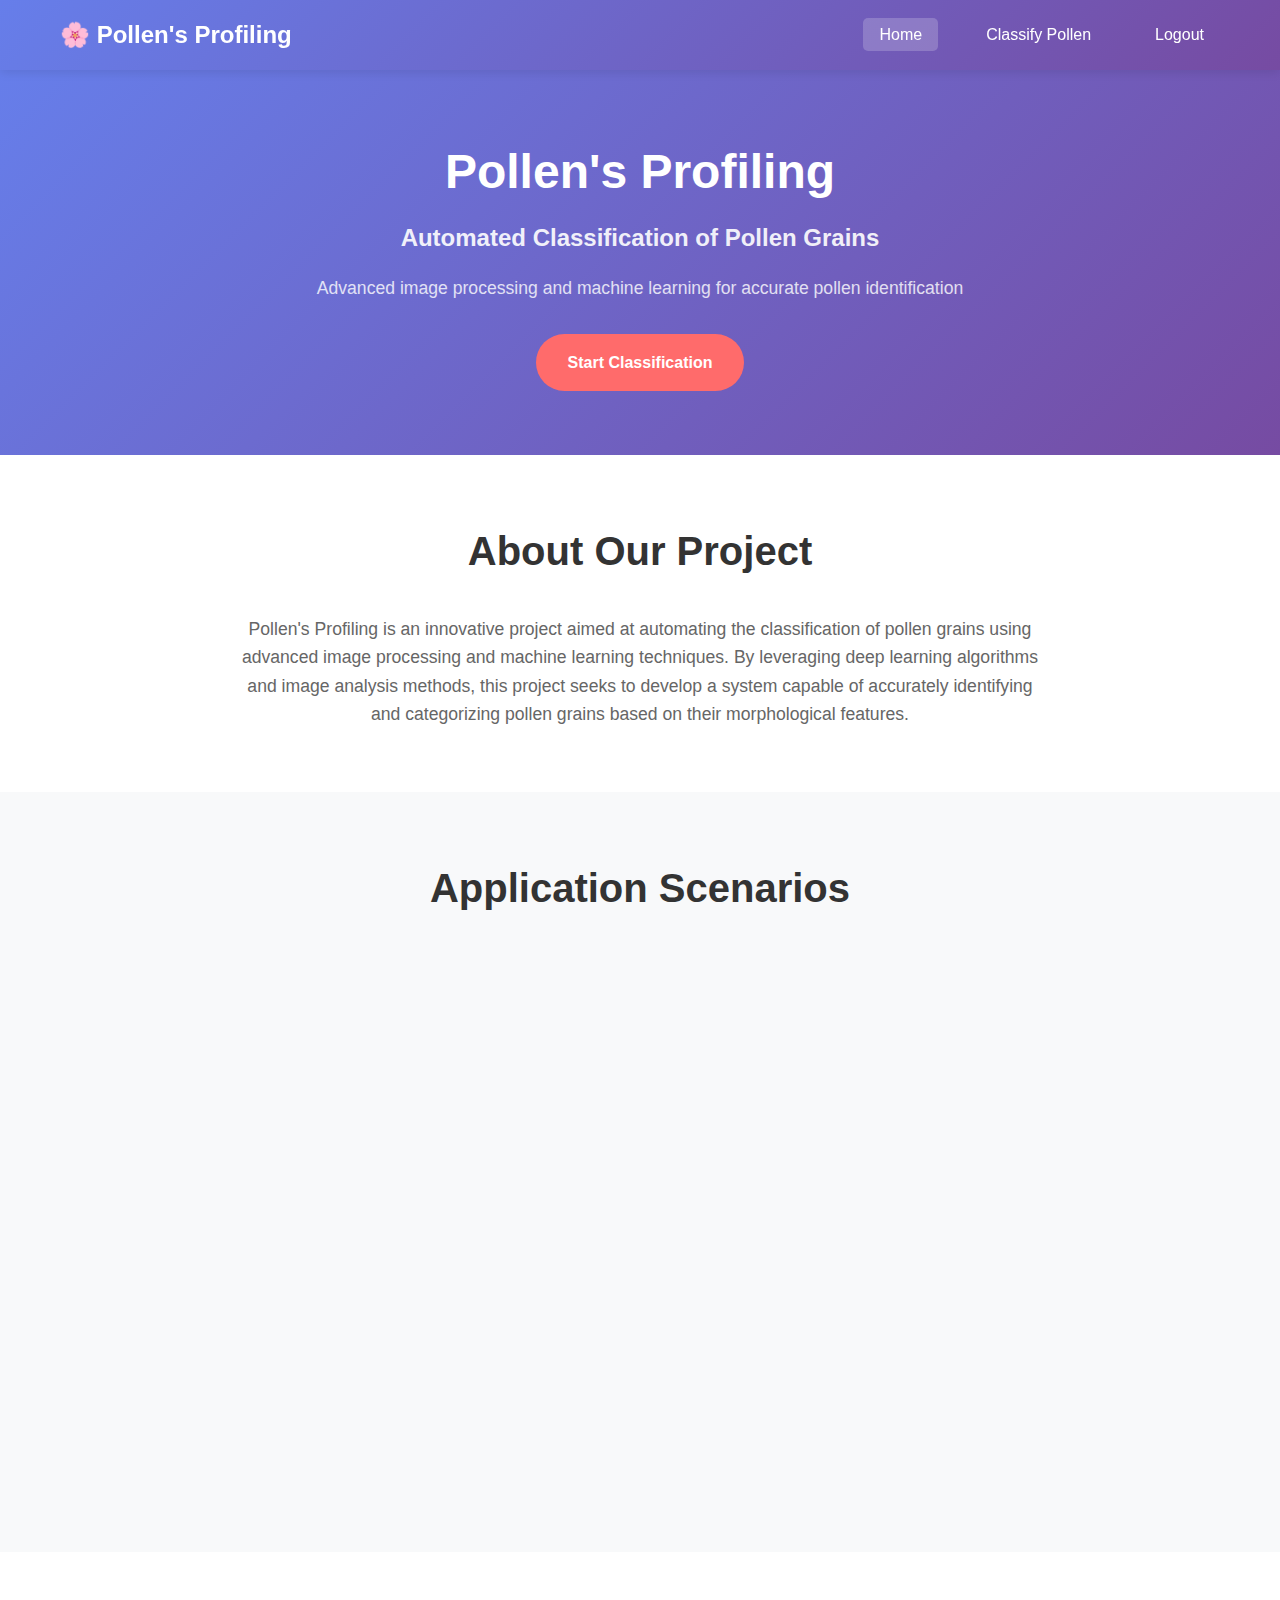
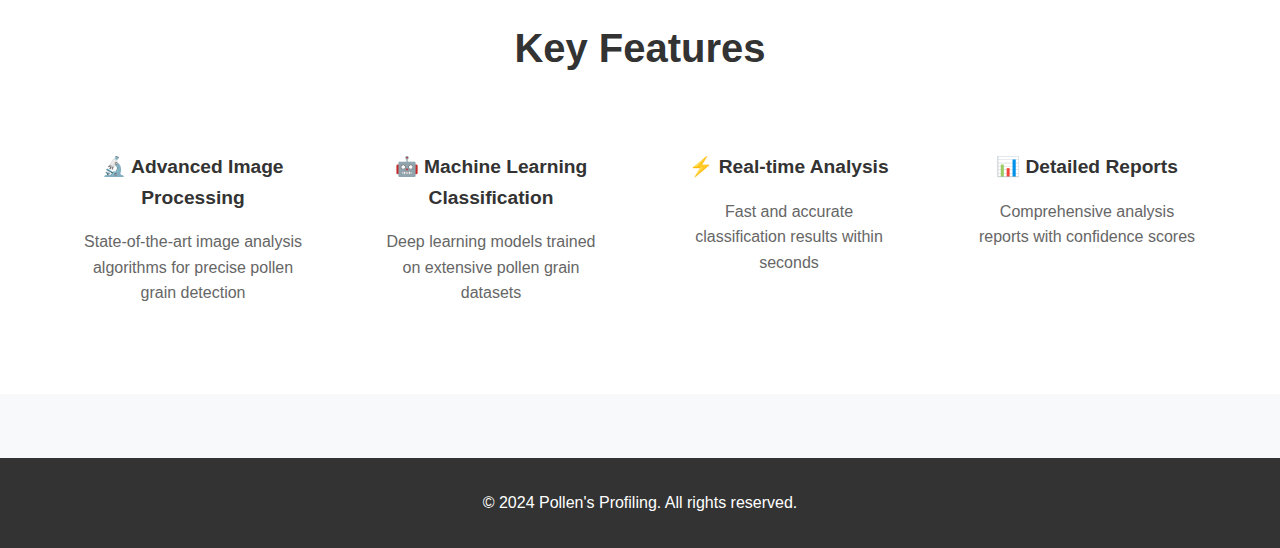
<file: project/index.html>
<!DOCTYPE html>
<html lang="en">
<head>
    <meta charset="UTF-8">
    <meta name="viewport" content="width=device-width, initial-scale=1.0">
    <title>Pollen's Profiling - Automated Classification</title>
    <link rel="stylesheet" href="style.css">
</head>
<body>
    <nav class="navbar">
        <div class="nav-container">
            <h1 class="nav-logo">🌸 Pollen's Profiling</h1>
            <ul class="nav-menu">
                <li><a href="index.html" class="nav-link active">Home</a></li>
                <li><a href="prediction.html" class="nav-link">Classify Pollen</a></li>
                <li><a href="logout.html" class="nav-link">Logout</a></li>
            </ul>
        </div>
    </nav>

    <header class="hero">
        <div class="hero-content">
            <h1>Pollen's Profiling</h1>
            <h2>Automated Classification of Pollen Grains</h2>
            <p>Advanced image processing and machine learning for accurate pollen identification</p>
            <a href="prediction.html" class="cta-button">Start Classification</a>
        </div>
    </header>

    <main>
        <section class="about">
            <div class="container">
                <h2>About Our Project</h2>
                <p>Pollen's Profiling is an innovative project aimed at automating the classification of pollen grains using advanced image processing and machine learning techniques. By leveraging deep learning algorithms and image analysis methods, this project seeks to develop a system capable of accurately identifying and categorizing pollen grains based on their morphological features.</p>
            </div>
        </section>

        <section class="scenarios">
            <div class="container">
                <h2>Application Scenarios</h2>
                <div class="scenario-grid">
                    <div class="scenario-card">
                        <div class="scenario-icon">🌍</div>
                        <h3>Environmental Monitoring</h3>
                        <p>Environmental scientists and researchers can analyze pollen samples to study plant biodiversity, ecological patterns, and environmental changes. Our system enables automated analysis, facilitating rapid identification based on shape, size, and surface characteristics.</p>
                        <ul>
                            <li>Pollen distribution analysis</li>
                            <li>Seasonal pattern tracking</li>
                            <li>Ecosystem health assessment</li>
                        </ul>
                    </div>

                    <div class="scenario-card">
                        <div class="scenario-icon">🏥</div>
                        <h3>Allergy Diagnosis & Treatment</h3>
                        <p>Healthcare professionals and allergists can diagnose and manage pollen allergies more effectively. Our system assists in automated identification of pollen types, aiding in accurate allergy diagnosis and personalized treatment plans.</p>
                        <ul>
                            <li>Accurate pollen type identification</li>
                            <li>Customized treatment plans</li>
                            <li>Targeted allergen immunotherapy</li>
                        </ul>
                    </div>

                    <div class="scenario-card">
                        <div class="scenario-icon">🌾</div>
                        <h3>Agricultural Research</h3>
                        <p>Agricultural researchers and agronomists can study pollen grains to understand plant reproduction, breeding patterns, and pollination dynamics. Our system facilitates automated analysis for crop management optimization.</p>
                        <ul>
                            <li>Plant species classification</li>
                            <li>Breeding strategy improvement</li>
                            <li>Pollination effectiveness analysis</li>
                        </ul>
                    </div>
                </div>
            </div>
        </section>

        <section class="features">
            <div class="container">
                <h2>Key Features</h2>
                <div class="features-grid">
                    <div class="feature">
                        <h4>🔬 Advanced Image Processing</h4>
                        <p>State-of-the-art image analysis algorithms for precise pollen grain detection</p>
                    </div>
                    <div class="feature">
                        <h4>🤖 Machine Learning Classification</h4>
                        <p>Deep learning models trained on extensive pollen grain datasets</p>
                    </div>
                    <div class="feature">
                        <h4>⚡ Real-time Analysis</h4>
                        <p>Fast and accurate classification results within seconds</p>
                    </div>
                    <div class="feature">
                        <h4>📊 Detailed Reports</h4>
                        <p>Comprehensive analysis reports with confidence scores</p>
                    </div>
                </div>
            </div>
        </section>
    </main>

    <footer>
        <div class="container">
            <p>&copy; 2024 Pollen's Profiling. All rights reserved.</p>
        </div>
    </footer>

    <script src="script.js"></script>
</body>
</html>
</file>
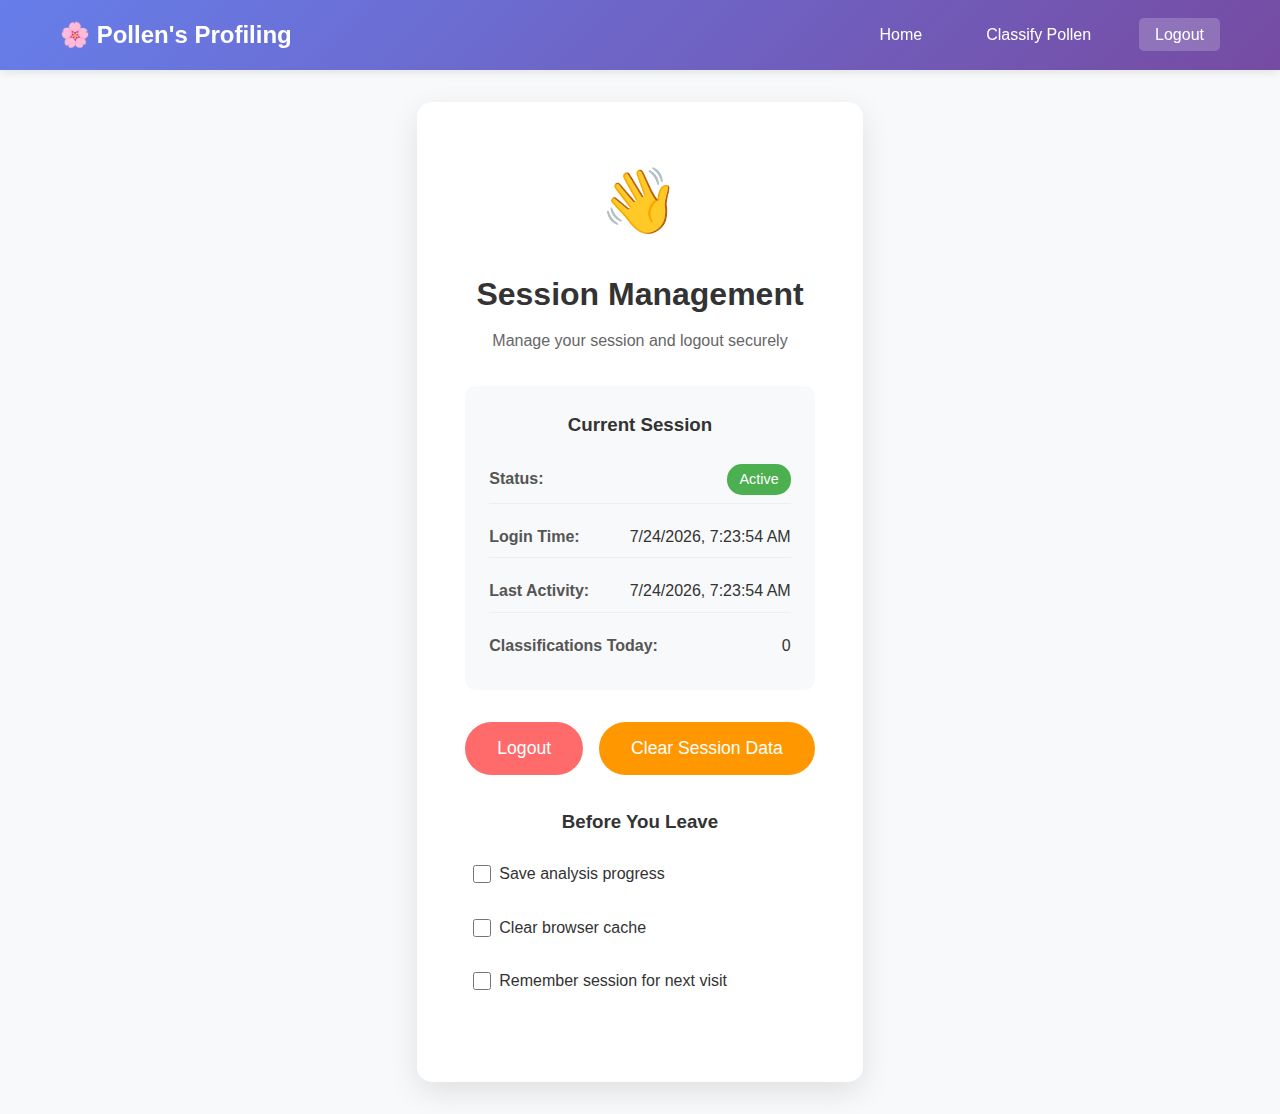
<file: project/logout.html>
<!DOCTYPE html>
<html lang="en">
<head>
    <meta charset="UTF-8">
    <meta name="viewport" content="width=device-width, initial-scale=1.0">
    <title>Logout - Pollen's Profiling</title>
    <link rel="stylesheet" href="style.css">
</head>
<body>
    <nav class="navbar">
        <div class="nav-container">
            <h1 class="nav-logo">🌸 Pollen's Profiling</h1>
            <ul class="nav-menu">
                <li><a href="index.html" class="nav-link">Home</a></li>
                <li><a href="prediction.html" class="nav-link">Classify Pollen</a></li>
                <li><a href="logout.html" class="nav-link active">Logout</a></li>
            </ul>
        </div>
    </nav>

    <main class="logout-main">
        <div class="container">
            <div class="logout-card">
                <div class="logout-icon">👋</div>
                <h1>Session Management</h1>
                <p>Manage your session and logout securely</p>

                <div class="session-info">
                    <h3>Current Session</h3>
                    <div class="session-details">
                        <div class="session-item">
                            <label>Status:</label>
                            <span class="status active" id="sessionStatus">Active</span>
                        </div>
                        <div class="session-item">
                            <label>Login Time:</label>
                            <span id="loginTime">-</span>
                        </div>
                        <div class="session-item">
                            <label>Last Activity:</label>
                            <span id="lastActivity">-</span>
                        </div>
                        <div class="session-item">
                            <label>Classifications Today:</label>
                            <span id="classificationsCount">0</span>
                        </div>
                    </div>
                </div>

                <div class="logout-actions">
                    <button class="logout-btn" onclick="performLogout()">
                        <span id="logoutText">Logout</span>
                        <div class="spinner" id="logoutSpinner" style="display: none;"></div>
                    </button>
                    <button class="clear-data-btn" onclick="clearSessionData()">Clear Session Data</button>
                </div>

                <div class="logout-options">
                    <h3>Before You Leave</h3>
                    <div class="options-list">
                        <label class="option-item">
                            <input type="checkbox" id="saveProgress">
                            <span>Save analysis progress</span>
                        </label>
                        <label class="option-item">
                            <input type="checkbox" id="clearCache">
                            <span>Clear browser cache</span>
                        </label>
                        <label class="option-item">
                            <input type="checkbox" id="rememberSession">
                            <span>Remember session for next visit</span>
                        </label>
                    </div>
                </div>

                <div class="logout-message" id="logoutMessage" style="display: none;">
                    <div class="message-content">
                        <h3>Logout Successful</h3>
                        <p>Thank you for using Pollen's Profiling. Your session has been terminated securely.</p>
                        <a href="index.html" class="return-home-btn">Return to Home</a>
                    </div>
                </div>
            </div>
        </div>
    </main>

    <script src="logout.js"></script>
</body>
</html>
</file>
<file: project/style.css>
* {
  margin: 0;
  padding: 0;
  box-sizing: border-box;
}

body {
  font-family: "Segoe UI", Tahoma, Geneva, Verdana, sans-serif;
  line-height: 1.6;
  color: #333;
  background-color: #f8f9fa;
}

.container {
  max-width: 1200px;
  margin: 0 auto;
  padding: 0 20px;
}

/* Navigation */
.navbar {
  background: linear-gradient(135deg, #667eea 0%, #764ba2 100%);
  padding: 1rem 0;
  box-shadow: 0 2px 10px rgba(0, 0, 0, 0.1);
  position: sticky;
  top: 0;
  z-index: 1000;
}

.nav-container {
  max-width: 1200px;
  margin: 0 auto;
  padding: 0 20px;
  display: flex;
  justify-content: space-between;
  align-items: center;
}

.nav-logo {
  color: white;
  font-size: 1.5rem;
  font-weight: bold;
}

.nav-menu {
  display: flex;
  list-style: none;
  gap: 2rem;
}

.nav-link {
  color: white;
  text-decoration: none;
  padding: 0.5rem 1rem;
  border-radius: 5px;
  transition: background-color 0.3s;
}

.nav-link:hover,
.nav-link.active {
  background-color: rgba(255, 255, 255, 0.2);
}

/* Hero Section */
.hero {
  background: linear-gradient(135deg, #667eea 0%, #764ba2 100%);
  color: white;
  padding: 4rem 0;
  text-align: center;
}

.hero-content h1 {
  font-size: 3rem;
  margin-bottom: 0.5rem;
}

.hero-content h2 {
  font-size: 1.5rem;
  margin-bottom: 1rem;
  opacity: 0.9;
}

.hero-content p {
  font-size: 1.1rem;
  margin-bottom: 2rem;
  opacity: 0.8;
}

.cta-button {
  display: inline-block;
  background: #ff6b6b;
  color: white;
  padding: 1rem 2rem;
  text-decoration: none;
  border-radius: 50px;
  font-weight: bold;
  transition: transform 0.3s, box-shadow 0.3s;
}

.cta-button:hover {
  transform: translateY(-2px);
  box-shadow: 0 5px 15px rgba(255, 107, 107, 0.4);
}

/* Sections */
.about,
.scenarios,
.features {
  padding: 4rem 0;
}

.about {
  background: white;
  text-align: center;
}

.about h2 {
  font-size: 2.5rem;
  margin-bottom: 2rem;
  color: #333;
}

.about p {
  font-size: 1.1rem;
  max-width: 800px;
  margin: 0 auto;
  color: #666;
}

/* Scenarios */
.scenarios {
  background: #f8f9fa;
}

.scenarios h2 {
  text-align: center;
  font-size: 2.5rem;
  margin-bottom: 3rem;
  color: #333;
}

.scenario-grid {
  display: grid;
  grid-template-columns: repeat(auto-fit, minmax(350px, 1fr));
  gap: 2rem;
}

.scenario-card {
  background: white;
  padding: 2rem;
  border-radius: 10px;
  box-shadow: 0 5px 15px rgba(0, 0, 0, 0.1);
  transition: transform 0.3s;
}

.scenario-card:hover {
  transform: translateY(-5px);
}

.scenario-icon {
  font-size: 3rem;
  margin-bottom: 1rem;
}

.scenario-card h3 {
  font-size: 1.5rem;
  margin-bottom: 1rem;
  color: #333;
}

.scenario-card p {
  color: #666;
  margin-bottom: 1rem;
}

.scenario-card ul {
  list-style: none;
  padding-left: 0;
}

.scenario-card li {
  padding: 0.25rem 0;
  color: #555;
}

.scenario-card li:before {
  content: "✓ ";
  color: #4caf50;
  font-weight: bold;
}

/* Features */
.features {
  background: white;
}

.features h2 {
  text-align: center;
  font-size: 2.5rem;
  margin-bottom: 3rem;
  color: #333;
}

.features-grid {
  display: grid;
  grid-template-columns: repeat(auto-fit, minmax(250px, 1fr));
  gap: 2rem;
}

.feature {
  text-align: center;
  padding: 1.5rem;
}

.feature h4 {
  font-size: 1.2rem;
  margin-bottom: 1rem;
  color: #333;
}

.feature p {
  color: #666;
}

/* Prediction Page Styles */
.prediction-main {
  padding: 2rem 0;
  min-height: calc(100vh - 200px);
}

.prediction-main h1 {
  text-align: center;
  font-size: 2.5rem;
  margin-bottom: 1rem;
  color: #333;
}

.prediction-main > .container > p {
  text-align: center;
  font-size: 1.1rem;
  color: #666;
  margin-bottom: 3rem;
}

.upload-section {
  margin-bottom: 2rem;
}

.upload-area {
  border: 3px dashed #ddd;
  border-radius: 10px;
  padding: 3rem;
  text-align: center;
  background: white;
  transition: border-color 0.3s, background-color 0.3s;
  cursor: pointer;
}

.upload-area:hover {
  border-color: #667eea;
  background-color: #f8f9ff;
}

.upload-area.dragover {
  border-color: #667eea;
  background-color: #f0f4ff;
}

.upload-icon {
  font-size: 4rem;
  margin-bottom: 1rem;
}

.upload-content h3 {
  font-size: 1.5rem;
  margin-bottom: 0.5rem;
  color: #333;
}

.upload-content p {
  color: #666;
  margin-bottom: 1.5rem;
}

.browse-btn {
  background: #667eea;
  color: white;
  border: none;
  padding: 0.75rem 1.5rem;
  border-radius: 5px;
  cursor: pointer;
  font-size: 1rem;
  transition: background-color 0.3s;
}

.browse-btn:hover {
  background: #5a6fd8;
}

.image-preview {
  background: white;
  border-radius: 10px;
  padding: 1rem;
  text-align: center;
  box-shadow: 0 2px 10px rgba(0, 0, 0, 0.1);
}

.image-preview img {
  max-width: 100%;
  max-height: 300px;
  border-radius: 5px;
  margin-bottom: 1rem;
}

.remove-btn {
  background: #ff6b6b;
  color: white;
  border: none;
  padding: 0.5rem 1rem;
  border-radius: 5px;
  cursor: pointer;
  transition: background-color 0.3s;
}

.remove-btn:hover {
  background: #ff5252;
}

.classification-controls {
  text-align: center;
  margin-bottom: 3rem;
}

.classify-btn {
  background: #4caf50;
  color: white;
  border: none;
  padding: 1rem 2rem;
  border-radius: 50px;
  font-size: 1.1rem;
  cursor: pointer;
  transition: background-color 0.3s, transform 0.3s;
  display: inline-flex;
  align-items: center;
  gap: 0.5rem;
}

.classify-btn:hover:not(:disabled) {
  background: #45a049;
  transform: translateY(-2px);
}

.classify-btn:disabled {
  background: #ccc;
  cursor: not-allowed;
  transform: none;
}

.spinner {
  width: 20px;
  height: 20px;
  border: 2px solid #ffffff;
  border-top: 2px solid transparent;
  border-radius: 50%;
  animation: spin 1s linear infinite;
}

@keyframes spin {
  0% {
    transform: rotate(0deg);
  }
  100% {
    transform: rotate(360deg);
  }
}

/* Results Section */
.results-section {
  background: white;
  border-radius: 10px;
  padding: 2rem;
  box-shadow: 0 5px 15px rgba(0, 0, 0, 0.1);
}

.results-section h2 {
  text-align: center;
  margin-bottom: 2rem;
  color: #333;
}

.results-grid {
  display: grid;
  grid-template-columns: repeat(auto-fit, minmax(300px, 1fr));
  gap: 2rem;
  margin-bottom: 2rem;
}

.result-card {
  background: #f8f9fa;
  padding: 1.5rem;
  border-radius: 8px;
  border-left: 4px solid #667eea;
}

.result-card h3 {
  margin-bottom: 1rem;
  color: #333;
}

.result-item {
  display: flex;
  justify-content: space-between;
  align-items: center;
  padding: 0.5rem 0;
  border-bottom: 1px solid #eee;
}

.pollen-type {
  font-weight: bold;
  color: #333;
}

.confidence {
  background: #4caf50;
  color: white;
  padding: 0.25rem 0.5rem;
  border-radius: 15px;
  font-size: 0.9rem;
}

.result-details {
  margin-bottom: 2rem;
}

.result-details h3 {
  margin-bottom: 1rem;
  color: #333;
}

.details-grid {
  display: grid;
  grid-template-columns: repeat(auto-fit, minmax(250px, 1fr));
  gap: 1rem;
}

.detail-item {
  display: flex;
  justify-content: space-between;
  padding: 0.75rem;
  background: #f8f9fa;
  border-radius: 5px;
}

.detail-item label {
  font-weight: bold;
  color: #555;
}

.action-buttons {
  display: flex;
  gap: 1rem;
  justify-content: center;
  flex-wrap: wrap;
}

.download-btn,
.new-analysis-btn {
  padding: 0.75rem 1.5rem;
  border: none;
  border-radius: 5px;
  cursor: pointer;
  font-size: 1rem;
  transition: background-color 0.3s, transform 0.3s;
}

.download-btn {
  background: #2196f3;
  color: white;
}

.download-btn:hover {
  background: #1976d2;
  transform: translateY(-2px);
}

.new-analysis-btn {
  background: #ff9800;
  color: white;
}

.new-analysis-btn:hover {
  background: #f57c00;
  transform: translateY(-2px);
}

/* Logout Page Styles */
.logout-main {
  padding: 2rem 0;
  min-height: calc(100vh - 200px);
  display: flex;
  align-items: center;
}

.logout-card {
  background: white;
  border-radius: 15px;
  padding: 3rem;
  box-shadow: 0 10px 30px rgba(0, 0, 0, 0.1);
  text-align: center;
  max-width: 600px;
  margin: 0 auto;
}

.logout-icon {
  font-size: 4rem;
  margin-bottom: 1rem;
}

.logout-card h1 {
  font-size: 2rem;
  margin-bottom: 0.5rem;
  color: #333;
}

.logout-card > p {
  color: #666;
  margin-bottom: 2rem;
}

.session-info {
  background: #f8f9fa;
  border-radius: 10px;
  padding: 1.5rem;
  margin-bottom: 2rem;
  text-align: left;
}

.session-info h3 {
  text-align: center;
  margin-bottom: 1rem;
  color: #333;
}

.session-details {
  display: grid;
  gap: 0.75rem;
}

.session-item {
  display: flex;
  justify-content: space-between;
  align-items: center;
  padding: 0.5rem 0;
  border-bottom: 1px solid #eee;
}

.session-item:last-child {
  border-bottom: none;
}

.session-item label {
  font-weight: bold;
  color: #555;
}

.status.active {
  background: #4caf50;
  color: white;
  padding: 0.25rem 0.75rem;
  border-radius: 15px;
  font-size: 0.9rem;
}

.logout-actions {
  display: flex;
  gap: 1rem;
  justify-content: center;
  margin-bottom: 2rem;
  flex-wrap: wrap;
}

.logout-btn {
  background: #ff6b6b;
  color: white;
  border: none;
  padding: 1rem 2rem;
  border-radius: 50px;
  font-size: 1.1rem;
  cursor: pointer;
  transition: background-color 0.3s, transform 0.3s;
  display: inline-flex;
  align-items: center;
  gap: 0.5rem;
}

.logout-btn:hover {
  background: #ff5252;
  transform: translateY(-2px);
}

.clear-data-btn {
  background: #ff9800;
  color: white;
  border: none;
  padding: 1rem 2rem;
  border-radius: 50px;
  font-size: 1.1rem;
  cursor: pointer;
  transition: background-color 0.3s, transform 0.3s;
}

.clear-data-btn:hover {
  background: #f57c00;
  transform: translateY(-2px);
}

.logout-options {
  text-align: left;
  margin-bottom: 2rem;
}

.logout-options h3 {
  text-align: center;
  margin-bottom: 1rem;
  color: #333;
}

.options-list {
  display: grid;
  gap: 0.75rem;
}

.option-item {
  display: flex;
  align-items: center;
  gap: 0.5rem;
  cursor: pointer;
  padding: 0.5rem;
  border-radius: 5px;
  transition: background-color 0.3s;
}

.option-item:hover {
  background: #f8f9fa;
}

.option-item input[type="checkbox"] {
  width: 18px;
  height: 18px;
}

.logout-message {
  background: #d4edda;
  border: 1px solid #c3e6cb;
  border-radius: 10px;
  padding: 2rem;
  color: #155724;
}

.message-content h3 {
  margin-bottom: 1rem;
}

.return-home-btn {
  display: inline-block;
  background: #4caf50;
  color: white;
  padding: 0.75rem 1.5rem;
  text-decoration: none;
  border-radius: 5px;
  margin-top: 1rem;
  transition: background-color 0.3s, transform 0.3s;
}

.return-home-btn:hover {
  background: #45a049;
  transform: translateY(-2px);
}

/* Footer */
footer {
  background: #333;
  color: white;
  text-align: center;
  padding: 2rem 0;
  margin-top: 4rem;
}

/* Responsive Design */
@media (max-width: 768px) {
  .nav-container {
    flex-direction: column;
    gap: 1rem;
  }

  .nav-menu {
    gap: 1rem;
  }

  .hero-content h1 {
    font-size: 2rem;
  }

  .hero-content h2 {
    font-size: 1.2rem;
  }

  .scenario-grid {
    grid-template-columns: 1fr;
  }

  .features-grid {
    grid-template-columns: repeat(auto-fit, minmax(200px, 1fr));
  }

  .upload-area {
    padding: 2rem 1rem;
  }

  .results-grid {
    grid-template-columns: 1fr;
  }

  .details-grid {
    grid-template-columns: 1fr;
  }

  .action-buttons {
    flex-direction: column;
    align-items: center;
  }

  .logout-actions {
    flex-direction: column;
    align-items: center;
  }
}
</file>
